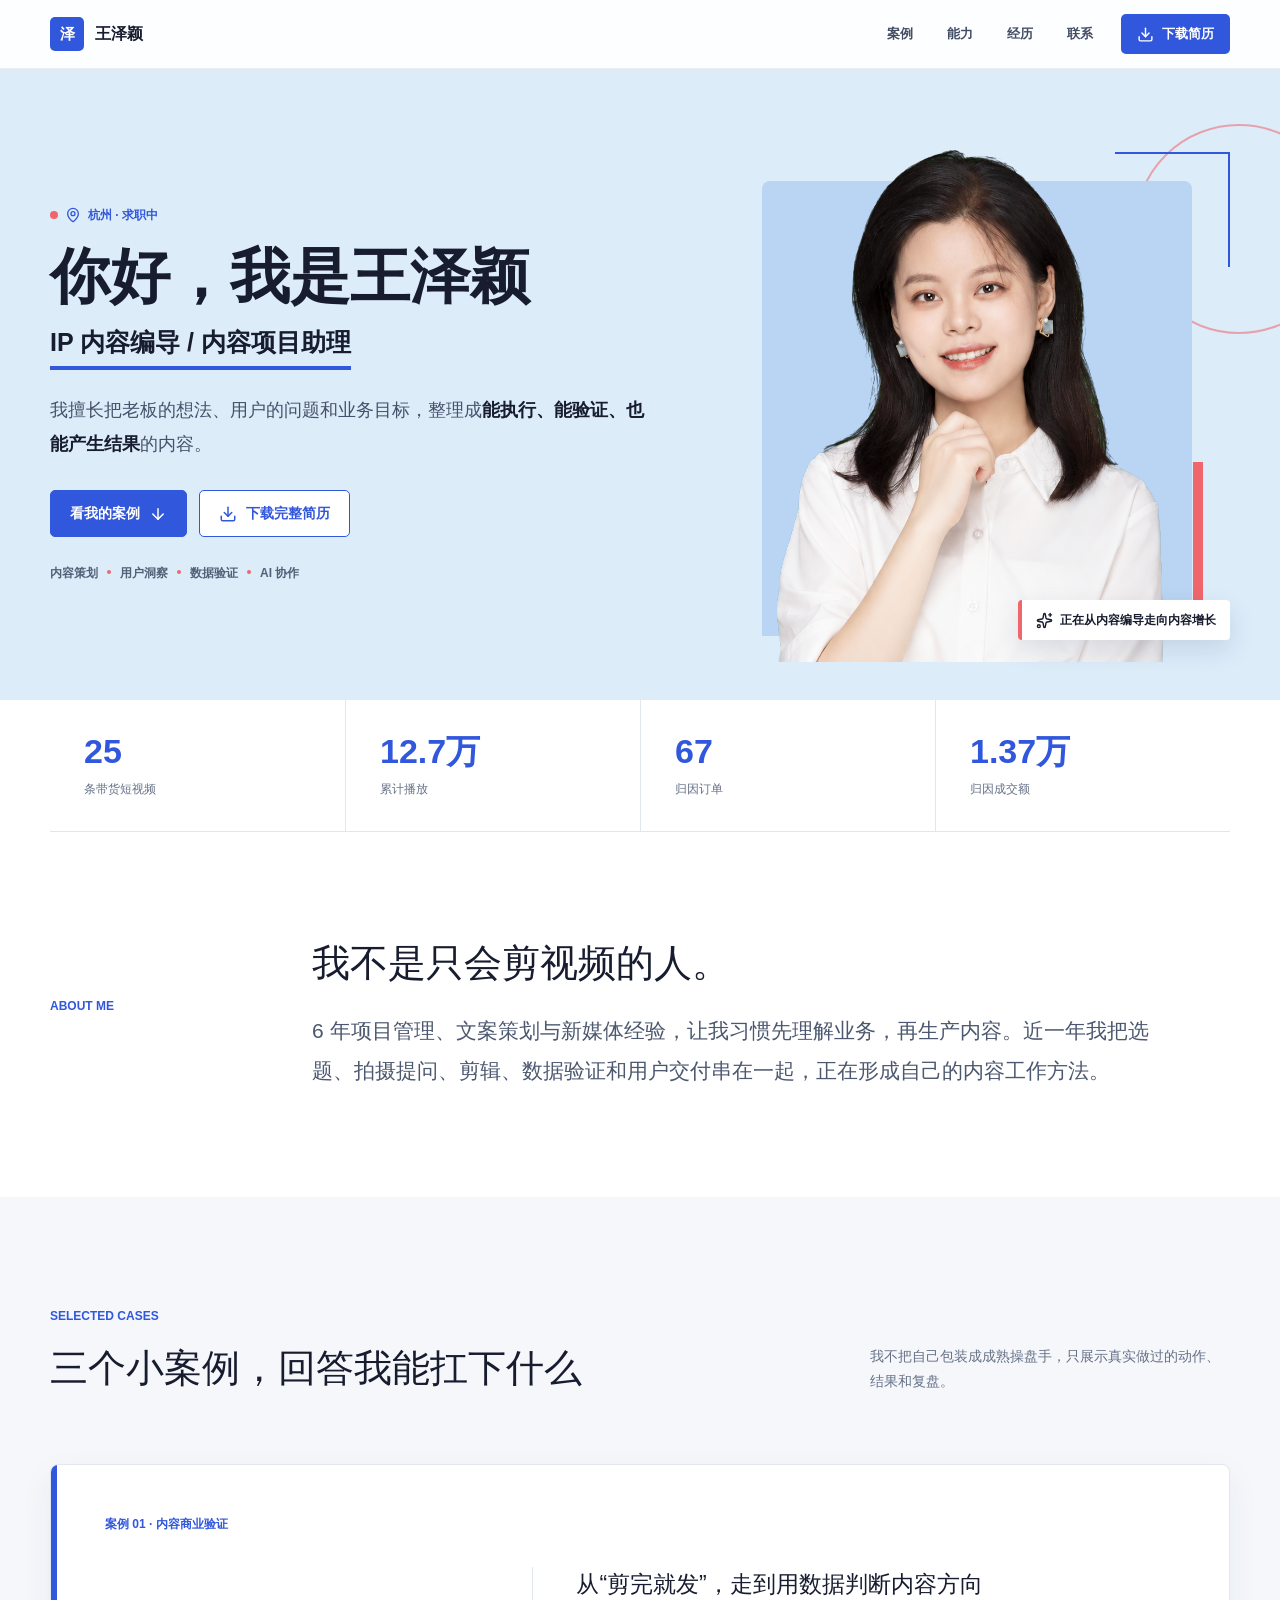
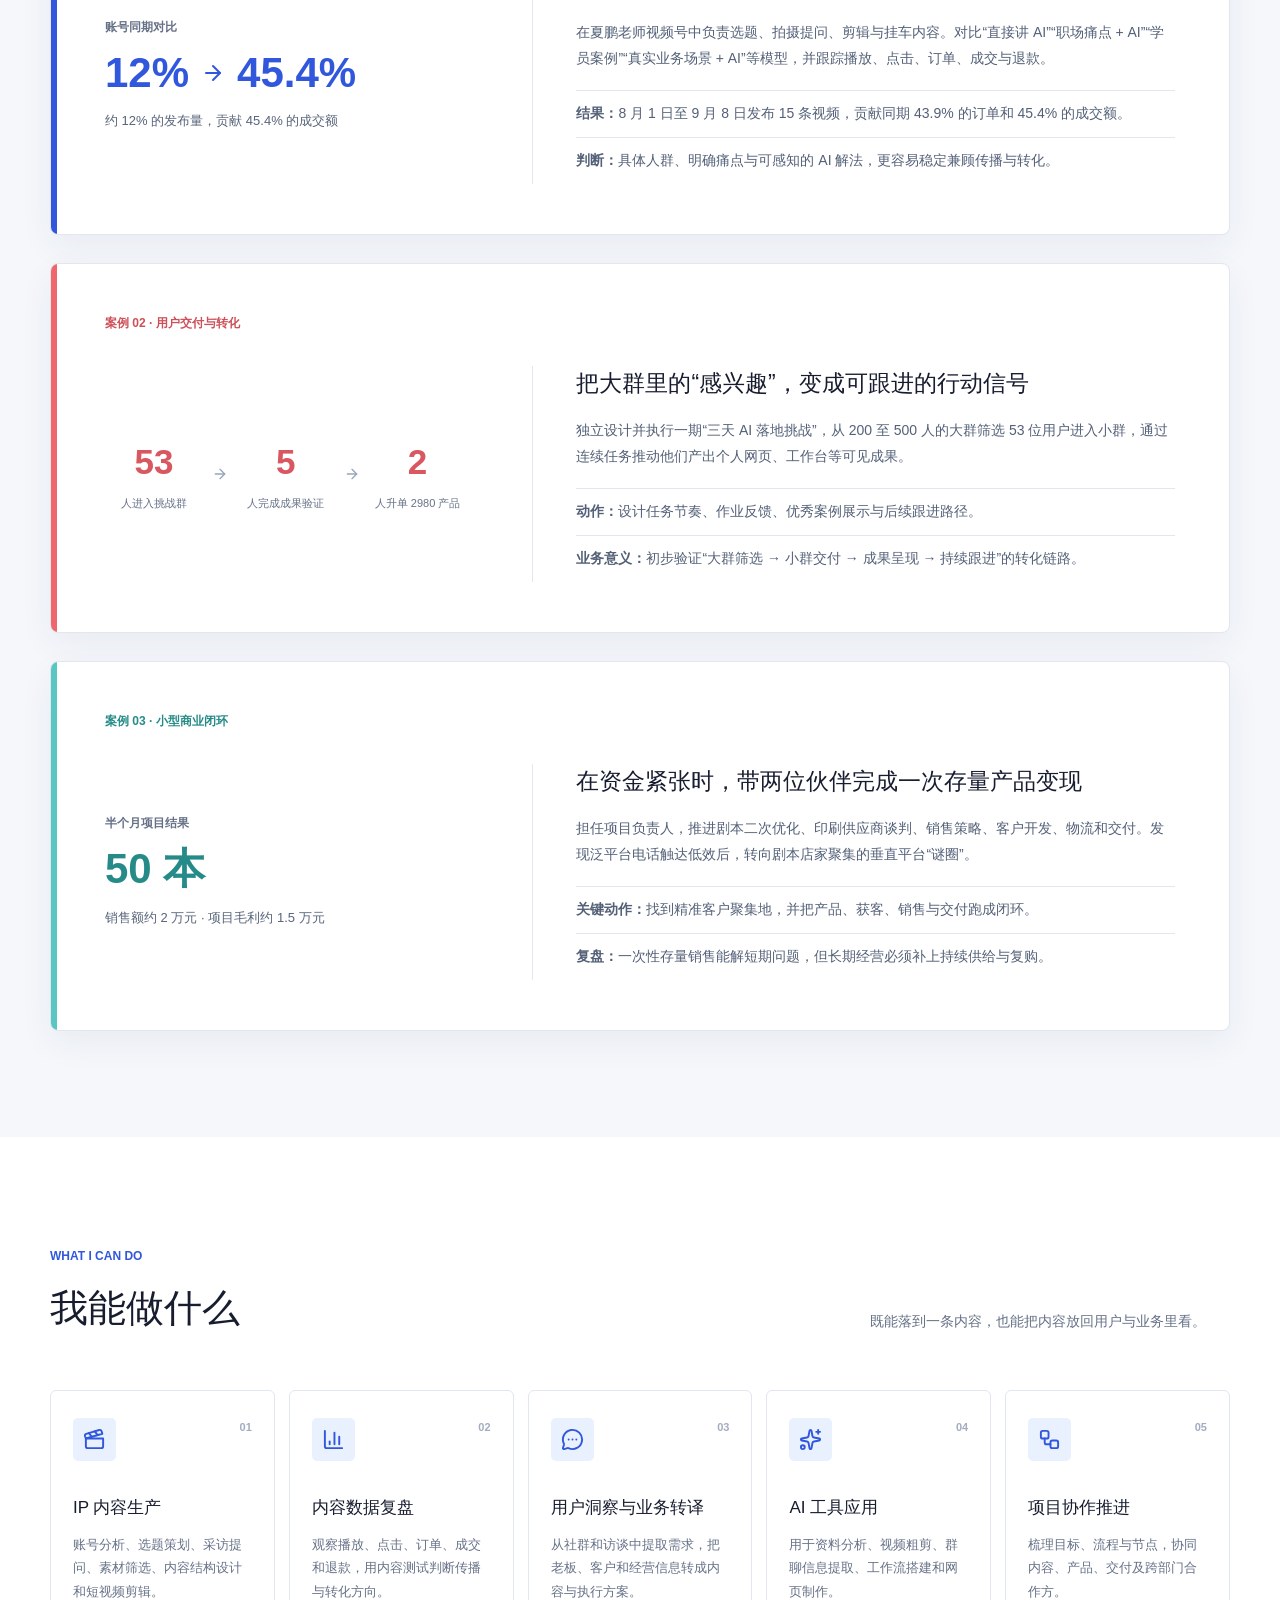
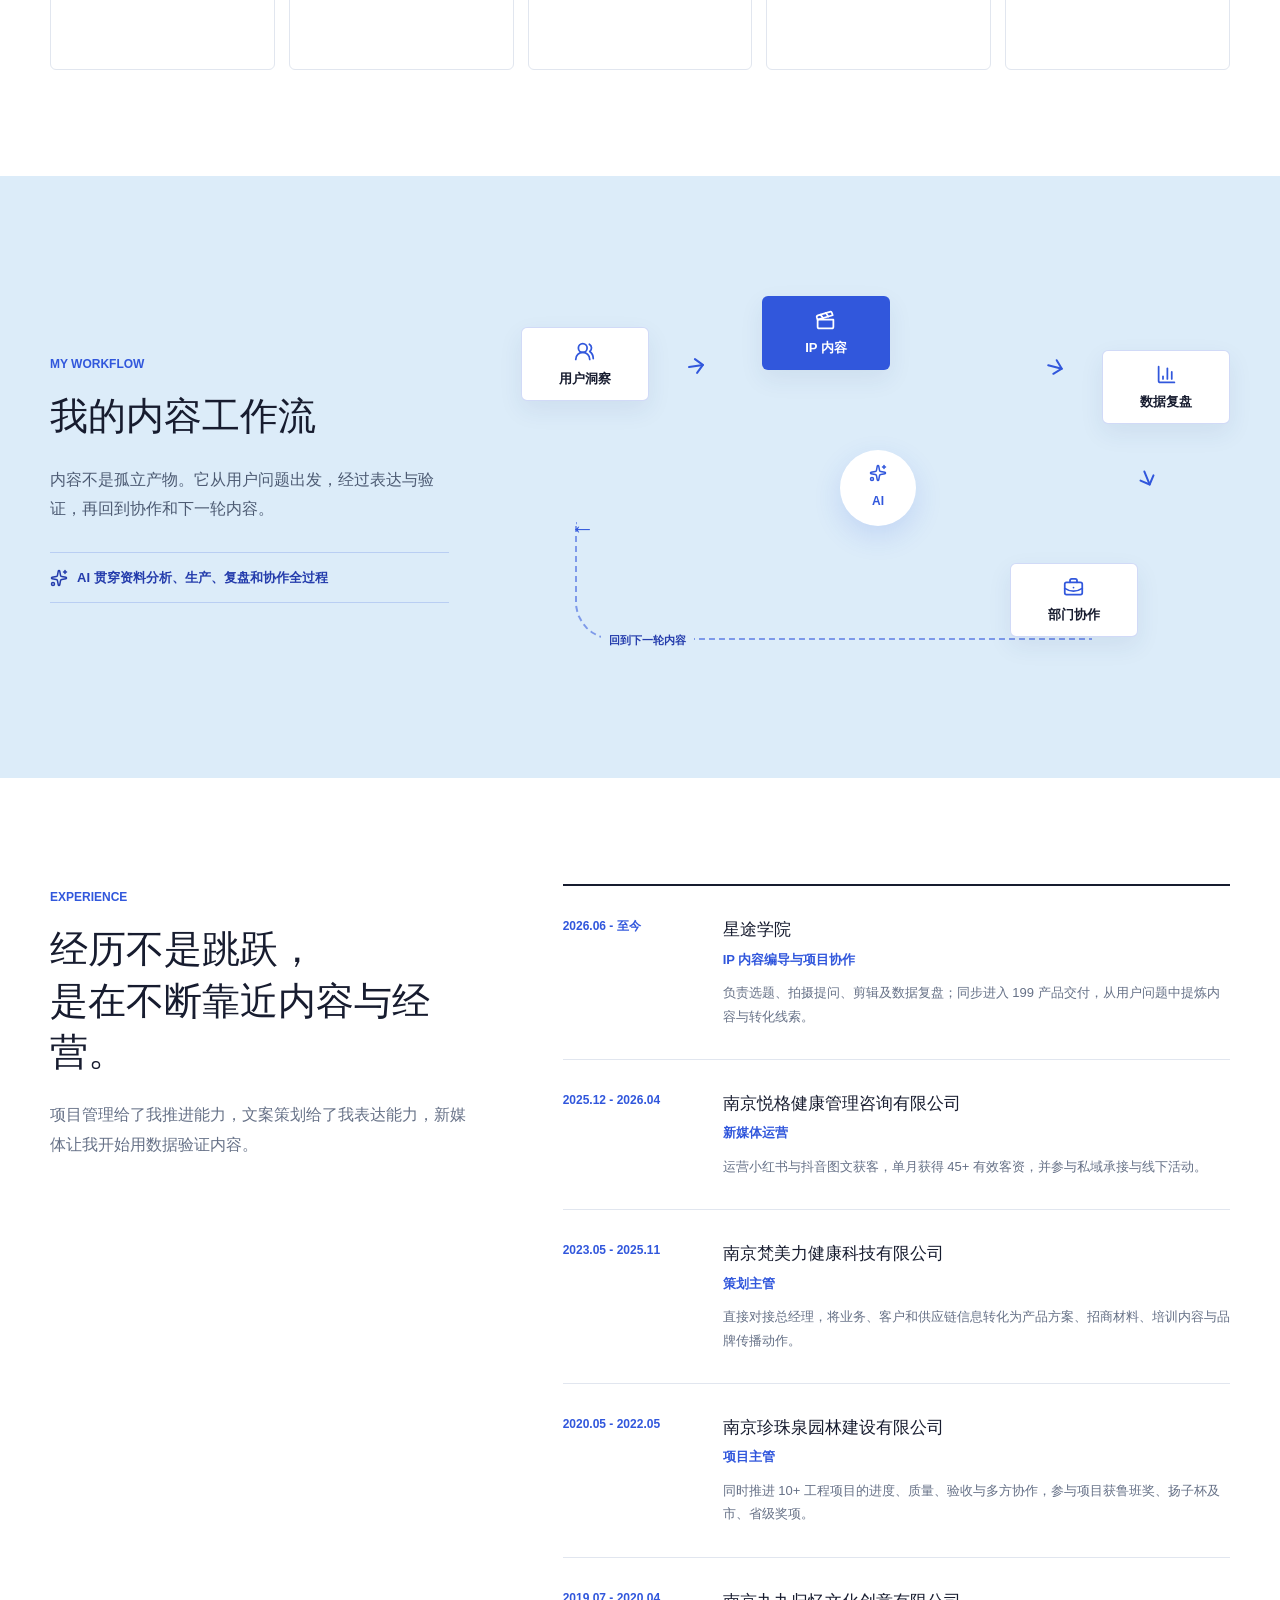
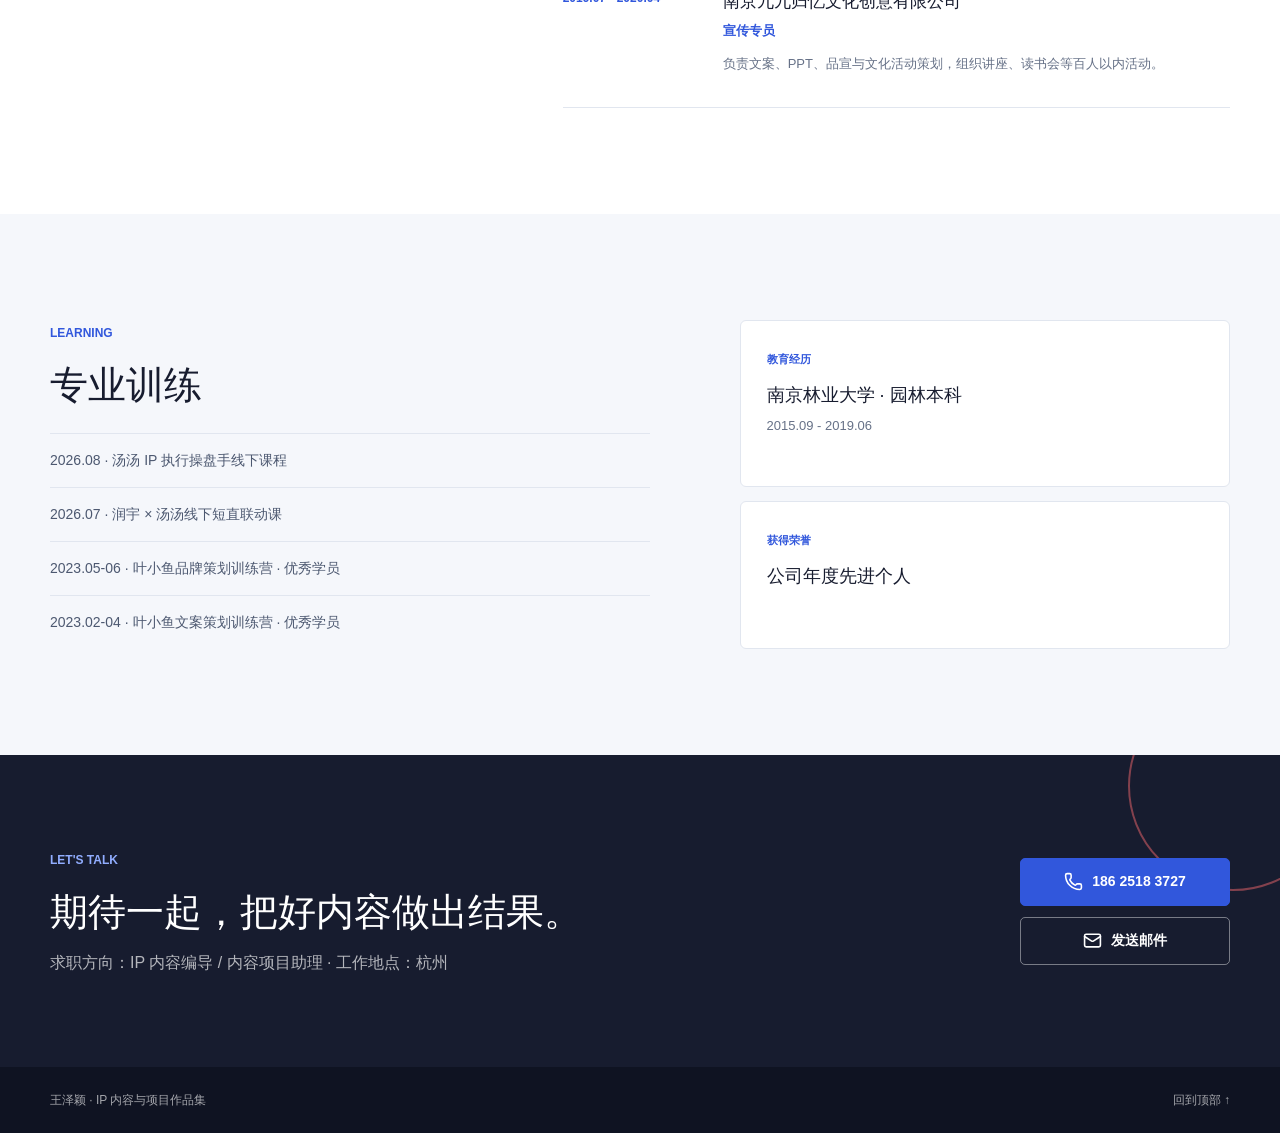
<file: index.html>
<!DOCTYPE html><html lang="zh-CN"><head><meta charSet="utf-8"/><meta name="viewport" content="width=device-width, initial-scale=1"/><link rel="preload" href="./wang-zeying.png" as="image"/><link rel="stylesheet" href="./assets/index-CF7PKYBv.css"/><title>王泽颖｜IP 内容与项目作品集</title><meta name="description" content="王泽颖的个人作品集：IP 内容生产、用户洞察、数据复盘、AI 协作与项目推进。"/><link rel="shortcut icon" href="./favicon.svg"/><link rel="icon" href="./favicon.svg"/>
</head><body><header class="site-header"><nav class="shell nav" aria-label="主导航"><a class="brand" href="#top" aria-label="返回首页"><span class="brand-mark">泽</span><span>王泽颖</span></a><div class="nav-links"><a href="#cases">案例</a><a href="#abilities">能力</a><a href="#experience">经历</a><a href="#contact">联系</a></div><a class="nav-download" href="./王泽颖_个人简历.docx" download=""><svg xmlns="http://www.w3.org/2000/svg" width="17" height="17" viewBox="0 0 24 24" fill="none" stroke="currentColor" stroke-width="2" stroke-linecap="round" stroke-linejoin="round" class="lucide lucide-download" aria-hidden="true"><path d="M12 15V3"></path><path d="M21 15v4a2 2 0 0 1-2 2H5a2 2 0 0 1-2-2v-4"></path><path d="m7 10 5 5 5-5"></path></svg><span>下载简历</span></a></nav></header><main><section class="hero" id="top"><span class="doodle doodle-loop" aria-hidden="true"></span><span class="doodle doodle-sun" aria-hidden="true"></span><div class="shell hero-inner"><div class="hero-copy"><p class="eyebrow"><svg xmlns="http://www.w3.org/2000/svg" width="16" height="16" viewBox="0 0 24 24" fill="none" stroke="currentColor" stroke-width="2" stroke-linecap="round" stroke-linejoin="round" class="lucide lucide-map-pin" aria-hidden="true"><path d="M20 10c0 4.993-5.539 10.193-7.399 11.799a1 1 0 0 1-1.202 0C9.539 20.193 4 14.993 4 10a8 8 0 0 1 16 0"></path><circle cx="12" cy="10" r="3"></circle></svg> 杭州 · 求职中</p><h1><span>你好，我是王泽颖</span><small>IP 内容编导 / 内容项目助理</small></h1><p class="hero-lead">我擅长把老板的想法、用户的问题和业务目标，整理成<strong>能执行、能验证、也能产生结果</strong>的内容。</p><div class="hero-actions"><a class="button primary" href="#cases">看我的案例 <svg xmlns="http://www.w3.org/2000/svg" width="18" height="18" viewBox="0 0 24 24" fill="none" stroke="currentColor" stroke-width="2" stroke-linecap="round" stroke-linejoin="round" class="lucide lucide-arrow-down" aria-hidden="true"><path d="M12 5v14"></path><path d="m19 12-7 7-7-7"></path></svg></a><a class="button secondary" href="./王泽颖_个人简历.docx" download=""><svg xmlns="http://www.w3.org/2000/svg" width="18" height="18" viewBox="0 0 24 24" fill="none" stroke="currentColor" stroke-width="2" stroke-linecap="round" stroke-linejoin="round" class="lucide lucide-download" aria-hidden="true"><path d="M12 15V3"></path><path d="M21 15v4a2 2 0 0 1-2 2H5a2 2 0 0 1-2-2v-4"></path><path d="m7 10 5 5 5-5"></path></svg> 下载完整简历</a></div><div class="hero-tags" aria-label="能力关键词"><span>内容策划</span><span>用户洞察</span><span>数据验证</span><span>AI 协作</span></div></div><div class="portrait-scene" aria-label="王泽颖个人形象照"><span class="portrait-sketch portrait-sketch-one" aria-hidden="true"></span><span class="portrait-sketch portrait-sketch-two" aria-hidden="true"></span><img class="portrait" src="./wang-zeying.png" alt="王泽颖个人形象照" width="624" height="810"/><p class="portrait-note"><svg xmlns="http://www.w3.org/2000/svg" width="17" height="17" viewBox="0 0 24 24" fill="none" stroke="currentColor" stroke-width="2" stroke-linecap="round" stroke-linejoin="round" class="lucide lucide-sparkles lucide-stars" aria-hidden="true"><path d="M11.017 2.814a1 1 0 0 1 1.966 0l1.051 5.558a2 2 0 0 0 1.594 1.594l5.558 1.051a1 1 0 0 1 0 1.966l-5.558 1.051a2 2 0 0 0-1.594 1.594l-1.051 5.558a1 1 0 0 1-1.966 0l-1.051-5.558a2 2 0 0 0-1.594-1.594l-5.558-1.051a1 1 0 0 1 0-1.966l5.558-1.051a2 2 0 0 0 1.594-1.594z"></path><path d="M20 2v4"></path><path d="M22 4h-4"></path><circle cx="4" cy="20" r="2"></circle></svg>正在从内容编导走向内容增长</p></div></div></section><section class="metrics" aria-label="近期项目数据"><div class="shell metrics-grid"><div><strong>25</strong><span>条带货短视频</span></div><div><strong>12.7万</strong><span>累计播放</span></div><div><strong>67</strong><span>归因订单</span></div><div><strong>1.37万</strong><span>归因成交额</span></div></div></section><section class="section intro-section"><div class="shell intro-grid"><div class="section-kicker">ABOUT ME</div><div><h2>我不是只会剪视频的人。</h2><p class="large-copy">6 年项目管理、文案策划与新媒体经验，让我习惯先理解业务，再生产内容。近一年我把选题、拍摄提问、剪辑、数据验证和用户交付串在一起，正在形成自己的内容工作方法。</p></div></div></section><section class="section cases-section" id="cases"><div class="shell"><div class="section-heading"><div><p class="section-kicker">SELECTED CASES</p><h2>三个小案例，回答我能扛下什么</h2></div><p>我不把自己包装成成熟操盘手，只展示真实做过的动作、结果和复盘。</p></div><article class="case case-yellow"><div class="case-label">案例 01 · 内容商业验证</div><div class="case-grid"><div class="case-lead"><p>账号同期对比</p><strong>12% <svg xmlns="http://www.w3.org/2000/svg" width="24" height="24" viewBox="0 0 24 24" fill="none" stroke="currentColor" stroke-width="2" stroke-linecap="round" stroke-linejoin="round" class="lucide lucide-arrow-right" aria-hidden="true"><path d="M5 12h14"></path><path d="m12 5 7 7-7 7"></path></svg> 45.4%</strong><span>约 12% 的发布量，贡献 45.4% 的成交额</span></div><div class="case-story"><h3>从“剪完就发”，走到用数据判断内容方向</h3><p>在夏鹏老师视频号中负责选题、拍摄提问、剪辑与挂车内容。对比“直接讲 AI”“职场痛点 + AI”“学员案例”“真实业务场景 + AI”等模型，并跟踪播放、点击、订单、成交与退款。</p><ul><li><b>结果：</b>8 月 1 日至 9 月 8 日发布 15 条视频，贡献同期 43.9% 的订单和 45.4% 的成交额。</li><li><b>判断：</b>具体人群、明确痛点与可感知的 AI 解法，更容易稳定兼顾传播与转化。</li></ul></div></div></article><article class="case case-coral"><div class="case-label">案例 02 · 用户交付与转化</div><div class="case-grid"><div class="case-lead funnel"><div><strong>53</strong><span>人进入挑战群</span></div><svg xmlns="http://www.w3.org/2000/svg" width="24" height="24" viewBox="0 0 24 24" fill="none" stroke="currentColor" stroke-width="2" stroke-linecap="round" stroke-linejoin="round" class="lucide lucide-arrow-down" aria-hidden="true"><path d="M12 5v14"></path><path d="m19 12-7 7-7-7"></path></svg><div><strong>5</strong><span>人完成成果验证</span></div><svg xmlns="http://www.w3.org/2000/svg" width="24" height="24" viewBox="0 0 24 24" fill="none" stroke="currentColor" stroke-width="2" stroke-linecap="round" stroke-linejoin="round" class="lucide lucide-arrow-down" aria-hidden="true"><path d="M12 5v14"></path><path d="m19 12-7 7-7-7"></path></svg><div><strong>2</strong><span>人升单 2980 产品</span></div></div><div class="case-story"><h3>把大群里的“感兴趣”，变成可跟进的行动信号</h3><p>独立设计并执行一期“三天 AI 落地挑战”，从 200 至 500 人的大群筛选 53 位用户进入小群，通过连续任务推动他们产出个人网页、工作台等可见成果。</p><ul><li><b>动作：</b>设计任务节奏、作业反馈、优秀案例展示与后续跟进路径。</li><li><b>业务意义：</b>初步验证“大群筛选 → 小群交付 → 成果呈现 → 持续跟进”的转化链路。</li></ul></div></div></article><article class="case case-mint"><div class="case-label">案例 03 · 小型商业闭环</div><div class="case-grid"><div class="case-lead"><p>半个月项目结果</p><strong>50 本</strong><span>销售额约 2 万元 · 项目毛利约 1.5 万元</span></div><div class="case-story"><h3>在资金紧张时，带两位伙伴完成一次存量产品变现</h3><p>担任项目负责人，推进剧本二次优化、印刷供应商谈判、销售策略、客户开发、物流和交付。发现泛平台电话触达低效后，转向剧本店家聚集的垂直平台“谜圈”。</p><ul><li><b>关键动作：</b>找到精准客户聚集地，并把产品、获客、销售与交付跑成闭环。</li><li><b>复盘：</b>一次性存量销售能解短期问题，但长期经营必须补上持续供给与复购。</li></ul></div></div></article></div></section><section class="section abilities-section" id="abilities"><div class="shell"><div class="section-heading compact"><div><p class="section-kicker">WHAT I CAN DO</p><h2>我能做什么</h2></div><p>既能落到一条内容，也能把内容放回用户与业务里看。</p></div><div class="capability-grid"><article class="capability"><div class="capability-icon"><svg xmlns="http://www.w3.org/2000/svg" width="23" height="23" viewBox="0 0 24 24" fill="none" stroke="currentColor" stroke-width="2" stroke-linecap="round" stroke-linejoin="round" class="lucide lucide-clapperboard" aria-hidden="true"><path d="m12.296 3.464 3.02 3.956"></path><path d="M20.2 6 3 11l-.9-2.4c-.3-1.1.3-2.2 1.3-2.5l13.5-4c1.1-.3 2.2.3 2.5 1.3z"></path><path d="M3 11h18v8a2 2 0 0 1-2 2H5a2 2 0 0 1-2-2z"></path><path d="m6.18 5.276 3.1 3.899"></path></svg></div><span>01</span><h3>IP 内容生产</h3><p>账号分析、选题策划、采访提问、素材筛选、内容结构设计和短视频剪辑。</p></article><article class="capability"><div class="capability-icon"><svg xmlns="http://www.w3.org/2000/svg" width="23" height="23" viewBox="0 0 24 24" fill="none" stroke="currentColor" stroke-width="2" stroke-linecap="round" stroke-linejoin="round" class="lucide lucide-chart-column lucide-bar-chart-3" aria-hidden="true"><path d="M3 3v16a2 2 0 0 0 2 2h16"></path><path d="M18 17V9"></path><path d="M13 17V5"></path><path d="M8 17v-3"></path></svg></div><span>02</span><h3>内容数据复盘</h3><p>观察播放、点击、订单、成交和退款，用内容测试判断传播与转化方向。</p></article><article class="capability"><div class="capability-icon"><svg xmlns="http://www.w3.org/2000/svg" width="23" height="23" viewBox="0 0 24 24" fill="none" stroke="currentColor" stroke-width="2" stroke-linecap="round" stroke-linejoin="round" class="lucide lucide-message-circle-more" aria-hidden="true"><path d="M2.992 16.342a2 2 0 0 1 .094 1.167l-1.065 3.29a1 1 0 0 0 1.236 1.168l3.413-.998a2 2 0 0 1 1.099.092 10 10 0 1 0-4.777-4.719"></path><path d="M8 12h.01"></path><path d="M12 12h.01"></path><path d="M16 12h.01"></path></svg></div><span>03</span><h3>用户洞察与业务转译</h3><p>从社群和访谈中提取需求，把老板、客户和经营信息转成内容与执行方案。</p></article><article class="capability"><div class="capability-icon"><svg xmlns="http://www.w3.org/2000/svg" width="23" height="23" viewBox="0 0 24 24" fill="none" stroke="currentColor" stroke-width="2" stroke-linecap="round" stroke-linejoin="round" class="lucide lucide-sparkles lucide-stars" aria-hidden="true"><path d="M11.017 2.814a1 1 0 0 1 1.966 0l1.051 5.558a2 2 0 0 0 1.594 1.594l5.558 1.051a1 1 0 0 1 0 1.966l-5.558 1.051a2 2 0 0 0-1.594 1.594l-1.051 5.558a1 1 0 0 1-1.966 0l-1.051-5.558a2 2 0 0 0-1.594-1.594l-5.558-1.051a1 1 0 0 1 0-1.966l5.558-1.051a2 2 0 0 0 1.594-1.594z"></path><path d="M20 2v4"></path><path d="M22 4h-4"></path><circle cx="4" cy="20" r="2"></circle></svg></div><span>04</span><h3>AI 工具应用</h3><p>用于资料分析、视频粗剪、群聊信息提取、工作流搭建和网页制作。</p></article><article class="capability"><div class="capability-icon"><svg xmlns="http://www.w3.org/2000/svg" width="23" height="23" viewBox="0 0 24 24" fill="none" stroke="currentColor" stroke-width="2" stroke-linecap="round" stroke-linejoin="round" class="lucide lucide-workflow" aria-hidden="true"><rect width="8" height="8" x="3" y="3" rx="2"></rect><path d="M7 11v4a2 2 0 0 0 2 2h4"></path><rect width="8" height="8" x="13" y="13" rx="2"></rect></svg></div><span>05</span><h3>项目协作推进</h3><p>梳理目标、流程与节点，协同内容、产品、交付及跨部门合作方。</p></article></div></div></section><section class="section method-section"><div class="shell method-grid"><div class="method-copy"><p class="section-kicker">MY WORKFLOW</p><h2>我的内容工作流</h2><p>内容不是孤立产物。它从用户问题出发，经过表达与验证，再回到协作和下一轮内容。</p><div class="ai-note"><svg xmlns="http://www.w3.org/2000/svg" width="18" height="18" viewBox="0 0 24 24" fill="none" stroke="currentColor" stroke-width="2" stroke-linecap="round" stroke-linejoin="round" class="lucide lucide-sparkles lucide-stars" aria-hidden="true"><path d="M11.017 2.814a1 1 0 0 1 1.966 0l1.051 5.558a2 2 0 0 0 1.594 1.594l5.558 1.051a1 1 0 0 1 0 1.966l-5.558 1.051a2 2 0 0 0-1.594 1.594l-1.051 5.558a1 1 0 0 1-1.966 0l-1.051-5.558a2 2 0 0 0-1.594-1.594l-5.558-1.051a1 1 0 0 1 0-1.966l5.558-1.051a2 2 0 0 0 1.594-1.594z"></path><path d="M20 2v4"></path><path d="M22 4h-4"></path><circle cx="4" cy="20" r="2"></circle></svg> AI 贯穿资料分析、生产、复盘和协作全过程</div></div><div class="workflow-diagram" aria-label="用户洞察到内容迭代的闭环工作流"><div class="flow-node node-one"><svg xmlns="http://www.w3.org/2000/svg" width="21" height="21" viewBox="0 0 24 24" fill="none" stroke="currentColor" stroke-width="2" stroke-linecap="round" stroke-linejoin="round" class="lucide lucide-users-round lucide-users-2" aria-hidden="true"><path d="M18 21a8 8 0 0 0-16 0"></path><circle cx="10" cy="8" r="5"></circle><path d="M22 20c0-3.37-2-6.5-4-8a5 5 0 0 0-.45-8.3"></path></svg><span>用户洞察</span></div><svg xmlns="http://www.w3.org/2000/svg" width="24" height="24" viewBox="0 0 24 24" fill="none" stroke="currentColor" stroke-width="2" stroke-linecap="round" stroke-linejoin="round" class="lucide lucide-arrow-right flow-arrow arrow-one" aria-hidden="true"><path d="M5 12h14"></path><path d="m12 5 7 7-7 7"></path></svg><div class="flow-node node-two"><svg xmlns="http://www.w3.org/2000/svg" width="21" height="21" viewBox="0 0 24 24" fill="none" stroke="currentColor" stroke-width="2" stroke-linecap="round" stroke-linejoin="round" class="lucide lucide-clapperboard" aria-hidden="true"><path d="m12.296 3.464 3.02 3.956"></path><path d="M20.2 6 3 11l-.9-2.4c-.3-1.1.3-2.2 1.3-2.5l13.5-4c1.1-.3 2.2.3 2.5 1.3z"></path><path d="M3 11h18v8a2 2 0 0 1-2 2H5a2 2 0 0 1-2-2z"></path><path d="m6.18 5.276 3.1 3.899"></path></svg><span>IP 内容</span></div><svg xmlns="http://www.w3.org/2000/svg" width="24" height="24" viewBox="0 0 24 24" fill="none" stroke="currentColor" stroke-width="2" stroke-linecap="round" stroke-linejoin="round" class="lucide lucide-arrow-right flow-arrow arrow-two" aria-hidden="true"><path d="M5 12h14"></path><path d="m12 5 7 7-7 7"></path></svg><div class="flow-node node-three"><svg xmlns="http://www.w3.org/2000/svg" width="21" height="21" viewBox="0 0 24 24" fill="none" stroke="currentColor" stroke-width="2" stroke-linecap="round" stroke-linejoin="round" class="lucide lucide-chart-column lucide-bar-chart-3" aria-hidden="true"><path d="M3 3v16a2 2 0 0 0 2 2h16"></path><path d="M18 17V9"></path><path d="M13 17V5"></path><path d="M8 17v-3"></path></svg><span>数据复盘</span></div><svg xmlns="http://www.w3.org/2000/svg" width="24" height="24" viewBox="0 0 24 24" fill="none" stroke="currentColor" stroke-width="2" stroke-linecap="round" stroke-linejoin="round" class="lucide lucide-arrow-right flow-arrow arrow-three" aria-hidden="true"><path d="M5 12h14"></path><path d="m12 5 7 7-7 7"></path></svg><div class="flow-node node-four"><svg xmlns="http://www.w3.org/2000/svg" width="21" height="21" viewBox="0 0 24 24" fill="none" stroke="currentColor" stroke-width="2" stroke-linecap="round" stroke-linejoin="round" class="lucide lucide-briefcase-business" aria-hidden="true"><path d="M12 12h.01"></path><path d="M16 6V4a2 2 0 0 0-2-2h-4a2 2 0 0 0-2 2v2"></path><path d="M22 13a18.15 18.15 0 0 1-20 0"></path><rect width="20" height="14" x="2" y="6" rx="2"></rect></svg><span>部门协作</span></div><div class="loop-line" aria-hidden="true"><span>回到下一轮内容</span></div><div class="ai-core"><svg xmlns="http://www.w3.org/2000/svg" width="18" height="18" viewBox="0 0 24 24" fill="none" stroke="currentColor" stroke-width="2" stroke-linecap="round" stroke-linejoin="round" class="lucide lucide-sparkles lucide-stars" aria-hidden="true"><path d="M11.017 2.814a1 1 0 0 1 1.966 0l1.051 5.558a2 2 0 0 0 1.594 1.594l5.558 1.051a1 1 0 0 1 0 1.966l-5.558 1.051a2 2 0 0 0-1.594 1.594l-1.051 5.558a1 1 0 0 1-1.966 0l-1.051-5.558a2 2 0 0 0-1.594-1.594l-5.558-1.051a1 1 0 0 1 0-1.966l5.558-1.051a2 2 0 0 0 1.594-1.594z"></path><path d="M20 2v4"></path><path d="M22 4h-4"></path><circle cx="4" cy="20" r="2"></circle></svg><span>AI</span></div></div></div></section><section class="section experience-section" id="experience"><div class="shell experience-layout"><div class="experience-title"><p class="section-kicker">EXPERIENCE</p><h2>经历不是跳跃，<br/>是在不断靠近内容与经营。</h2><p>项目管理给了我推进能力，文案策划给了我表达能力，新媒体让我开始用数据验证内容。</p></div><div class="timeline"><article class="timeline-item"><time>2026.06 - 至今</time><div><h3>星途学院</h3><p class="timeline-role">IP 内容编导与项目协作</p><p>负责选题、拍摄提问、剪辑及数据复盘；同步进入 199 产品交付，从用户问题中提炼内容与转化线索。</p></div></article><article class="timeline-item"><time>2025.12 - 2026.04</time><div><h3>南京悦格健康管理咨询有限公司</h3><p class="timeline-role">新媒体运营</p><p>运营小红书与抖音图文获客，单月获得 45+ 有效客资，并参与私域承接与线下活动。</p></div></article><article class="timeline-item"><time>2023.05 - 2025.11</time><div><h3>南京梵美力健康科技有限公司</h3><p class="timeline-role">策划主管</p><p>直接对接总经理，将业务、客户和供应链信息转化为产品方案、招商材料、培训内容与品牌传播动作。</p></div></article><article class="timeline-item"><time>2020.05 - 2022.05</time><div><h3>南京珍珠泉园林建设有限公司</h3><p class="timeline-role">项目主管</p><p>同时推进 10+ 工程项目的进度、质量、验收与多方协作，参与项目获鲁班奖、扬子杯及市、省级奖项。</p></div></article><article class="timeline-item"><time>2019.07 - 2020.04</time><div><h3>南京九九归忆文化创意有限公司</h3><p class="timeline-role">宣传专员</p><p>负责文案、PPT、品宣与文化活动策划，组织讲座、读书会等百人以内活动。</p></div></article></div></div></section><section class="section learning-section"><div class="shell learning-grid"><div><p class="section-kicker">LEARNING</p><h2>专业训练</h2><ul class="training-list"><li>2026.08 · 汤汤 IP 执行操盘手线下课程</li><li>2026.07 · 润宇 × 汤汤线下短直联动课</li><li>2023.05-06 · 叶小鱼品牌策划训练营 · 优秀学员</li><li>2023.02-04 · 叶小鱼文案策划训练营 · 优秀学员</li></ul></div><div class="learning-side"><div><span>教育经历</span><h3>南京林业大学 · 园林本科</h3><p>2015.09 - 2019.06</p></div><div><span>获得荣誉</span><h3>公司年度先进个人</h3></div></div></div></section><section class="contact-section" id="contact"><span class="contact-doodle" aria-hidden="true"></span><div class="shell contact-inner"><div><p class="section-kicker">LET&#x27;S TALK</p><h2>期待一起，把好内容做出结果。</h2><p>求职方向：IP 内容编导 / 内容项目助理 · 工作地点：杭州</p></div><div class="contact-actions"><a href="tel:18625183727"><svg xmlns="http://www.w3.org/2000/svg" width="19" height="19" viewBox="0 0 24 24" fill="none" stroke="currentColor" stroke-width="2" stroke-linecap="round" stroke-linejoin="round" class="lucide lucide-phone" aria-hidden="true"><path d="M13.832 16.568a1 1 0 0 0 1.213-.303l.355-.465A2 2 0 0 1 17 15h3a2 2 0 0 1 2 2v3a2 2 0 0 1-2 2A18 18 0 0 1 2 4a2 2 0 0 1 2-2h3a2 2 0 0 1 2 2v3a2 2 0 0 1-.8 1.6l-.468.351a1 1 0 0 0-.292 1.233 14 14 0 0 0 6.392 6.384"></path></svg>186 2518 3727</a><a href="mailto:labixiaoxingyun@163.com"><svg xmlns="http://www.w3.org/2000/svg" width="19" height="19" viewBox="0 0 24 24" fill="none" stroke="currentColor" stroke-width="2" stroke-linecap="round" stroke-linejoin="round" class="lucide lucide-mail" aria-hidden="true"><path d="m22 7-8.991 5.727a2 2 0 0 1-2.009 0L2 7"></path><rect x="2" y="4" width="20" height="16" rx="2"></rect></svg>发送邮件</a></div></div></section></main><footer><div class="shell footer-inner"><span>王泽颖 · IP 内容与项目作品集</span><a href="#top">回到顶部 ↑</a></div></footer></body></html>
</file>
<file: assets/index-CF7PKYBv.css>
/*! tailwindcss v4.2.1 | MIT License | https://tailwindcss.com */
@layer theme{:root,:host{--font-sans:ui-sans-serif, system-ui, sans-serif, "Apple Color Emoji", "Segoe UI Emoji", "Segoe UI Symbol", "Noto Color Emoji";--font-mono:ui-monospace, SFMono-Regular, Menlo, Monaco, Consolas, "Liberation Mono", "Courier New", monospace;--spacing:.25rem;--default-font-family:var(--font-sans);--default-mono-font-family:var(--font-mono)}}@layer base{*,:after,:before,::backdrop{box-sizing:border-box;border:0 solid;margin:0;padding:0}::file-selector-button{box-sizing:border-box;border:0 solid;margin:0;padding:0}html,:host{-webkit-text-size-adjust:100%;tab-size:4;line-height:1.5;font-family:var(--default-font-family,ui-sans-serif, system-ui, sans-serif, "Apple Color Emoji", "Segoe UI Emoji", "Segoe UI Symbol", "Noto Color Emoji");font-feature-settings:var(--default-font-feature-settings,normal);font-variation-settings:var(--default-font-variation-settings,normal);-webkit-tap-highlight-color:transparent}hr{height:0;color:inherit;border-top-width:1px}abbr:where([title]){-webkit-text-decoration:underline dotted;text-decoration:underline dotted}h1,h2,h3,h4,h5,h6{font-size:inherit;font-weight:inherit}a{color:inherit;-webkit-text-decoration:inherit;-webkit-text-decoration:inherit;-webkit-text-decoration:inherit;-webkit-text-decoration:inherit;text-decoration:inherit}b,strong{font-weight:bolder}code,kbd,samp,pre{font-family:var(--default-mono-font-family,ui-monospace, SFMono-Regular, Menlo, Monaco, Consolas, "Liberation Mono", "Courier New", monospace);font-feature-settings:var(--default-mono-font-feature-settings,normal);font-variation-settings:var(--default-mono-font-variation-settings,normal);font-size:1em}small{font-size:80%}sub,sup{vertical-align:baseline;font-size:75%;line-height:0;position:relative}sub{bottom:-.25em}sup{top:-.5em}table{text-indent:0;border-color:inherit;border-collapse:collapse}:-moz-focusring{outline:auto}progress{vertical-align:baseline}summary{display:list-item}ol,ul,menu{list-style:none}img,svg,video,canvas,audio,iframe,embed,object{vertical-align:middle;display:block}img,video{max-width:100%;height:auto}button,input,select,optgroup,textarea{font:inherit;font-feature-settings:inherit;font-variation-settings:inherit;letter-spacing:inherit;color:inherit;opacity:1;background-color:#0000;border-radius:0}::file-selector-button{font:inherit;font-feature-settings:inherit;font-variation-settings:inherit;letter-spacing:inherit;color:inherit;opacity:1;background-color:#0000;border-radius:0}:where(select:is([multiple],[size])) optgroup{font-weight:bolder}:where(select:is([multiple],[size])) optgroup option{padding-inline-start:20px}::file-selector-button{margin-inline-end:4px}::placeholder{opacity:1}@supports (not ((-webkit-appearance:-apple-pay-button))) or (contain-intrinsic-size:1px){::placeholder{color:currentColor}@supports (color:color-mix(in lab, red, red)){::placeholder{color:color-mix(in oklab, currentcolor 50%, transparent)}}}textarea{resize:vertical}::-webkit-search-decoration{-webkit-appearance:none}::-webkit-date-and-time-value{min-height:1lh;text-align:inherit}::-webkit-datetime-edit{display:inline-flex}::-webkit-datetime-edit-fields-wrapper{padding:0}::-webkit-datetime-edit{padding-block:0}::-webkit-datetime-edit-year-field{padding-block:0}::-webkit-datetime-edit-month-field{padding-block:0}::-webkit-datetime-edit-day-field{padding-block:0}::-webkit-datetime-edit-hour-field{padding-block:0}::-webkit-datetime-edit-minute-field{padding-block:0}::-webkit-datetime-edit-second-field{padding-block:0}::-webkit-datetime-edit-millisecond-field{padding-block:0}::-webkit-datetime-edit-meridiem-field{padding-block:0}::-webkit-calendar-picker-indicator{line-height:1}:-moz-ui-invalid{box-shadow:none}button,input:where([type=button],[type=reset],[type=submit]){appearance:button}::file-selector-button{appearance:button}::-webkit-inner-spin-button{height:auto}::-webkit-outer-spin-button{height:auto}[hidden]:where(:not([hidden=until-found])){display:none!important}}@layer components;@layer utilities{.start{inset-inline-start:var(--spacing)}.table{display:table}}:root{--canvas:#f5f7fb;--paper:#fff;--hero:#dcecf9;--hero-deep:#b9d5f3;--ink:#171c2f;--muted:#667187;--line:#e1e6ef;--blue:#3157dc;--blue-dark:#243cac;--blue-soft:#e9f1ff;--cyan:#58c7c4;--coral:#ef666d;--yellow:#f2b824;--white:#fff}*{box-sizing:border-box}html{scroll-behavior:smooth}body{background:var(--canvas);color:var(--ink);letter-spacing:0;margin:0;font-family:Microsoft YaHei,PingFang SC,Noto Sans CJK SC,Arial,sans-serif;overflow-x:hidden}a{color:inherit;text-decoration:none}h1,h2,h3,p{margin-top:0}.shell{width:min(1180px,100% - 56px);margin:0 auto}.site-header{z-index:50;-webkit-backdrop-filter:blur(14px);backdrop-filter:blur(14px);background:#fffffff0;border-bottom:1px solid #171c2f14;position:fixed;inset:0 0 auto}.nav{justify-content:space-between;align-items:center;gap:28px;height:68px;display:flex}.brand{align-items:center;gap:11px;font-size:16px;font-weight:800;display:inline-flex}.brand-mark{background:var(--blue);width:34px;height:34px;color:var(--white);border-radius:5px;place-items:center;font-size:15px;display:grid}.nav-links{color:#424d65;align-items:center;gap:34px;margin-left:auto;font-size:13px;font-weight:700;display:flex}.nav-links a,.footer-inner a{transition:color .16s}.nav-links a:hover,.footer-inner a:hover{color:var(--blue)}.nav-download{background:var(--blue);min-height:40px;color:var(--white);border-radius:5px;justify-content:center;align-items:center;gap:8px;padding:0 16px;font-size:13px;font-weight:800;transition:background .16s;display:inline-flex}.nav-download:hover{background:var(--blue-dark)}.hero{background:var(--hero);align-items:flex-end;min-height:695px;padding-top:68px;display:flex;position:relative;overflow:hidden}.hero:before{content:"";border:2px solid #ef666d8c;border-radius:50%;width:210px;height:210px;position:absolute;top:124px;right:-64px}.hero:after{content:"";background:var(--coral);width:10px;height:150px;position:absolute;bottom:88px;right:6%}.hero-inner{z-index:2;grid-template-columns:minmax(0,1.05fr) minmax(390px,.95fr);align-items:center;gap:34px;min-height:627px;padding:54px 0 38px;display:grid;position:relative}.hero-copy{z-index:4;max-width:670px;position:relative}.eyebrow,.section-kicker{color:var(--blue);align-items:center;gap:7px;margin:0 0 18px;font-size:12px;font-weight:900;display:inline-flex}.eyebrow:before{content:"";background:var(--coral);border-radius:50%;width:8px;height:8px}h1{margin-bottom:24px}h1>span{font-size:60px;font-weight:900;line-height:1.15;display:block}h1>small{border-bottom:4px solid var(--blue);width:max-content;max-width:100%;margin-top:15px;padding-bottom:8px;font-size:25px;font-weight:800;line-height:1.3;display:block}.hero-lead{color:#46516a;max-width:620px;margin-bottom:29px;font-size:18px;line-height:1.85}.hero-lead strong{color:var(--ink)}.hero-actions{flex-wrap:wrap;gap:12px;display:flex}.button{border:1px solid var(--blue);border-radius:5px;justify-content:center;align-items:center;gap:9px;min-height:47px;padding:0 19px;font-size:14px;font-weight:800;transition:background .16s,color .16s,transform .16s;display:inline-flex}.button:hover{transform:translateY(-2px)}.button.primary{background:var(--blue);color:var(--white)}.button.primary:hover{background:var(--blue-dark)}.button.secondary{background:var(--white);color:var(--blue)}.hero-tags{flex-wrap:wrap;gap:8px 22px;margin-top:27px;display:flex}.hero-tags span{color:#526078;font-size:12px;font-weight:800;position:relative}.hero-tags span:not(:first-child):before{content:"";background:var(--coral);border-radius:50%;width:4px;height:4px;position:absolute;top:6px;left:-13px}.portrait-scene{align-self:end;min-height:540px;position:relative}.portrait-scene:before{content:"";background:var(--hero-deep);border-radius:8px 8px 0 0;width:min(430px,88%);height:455px;position:absolute;bottom:26px;right:38px}.portrait-scene:after{content:"";border-top:2px solid var(--blue);border-right:2px solid var(--blue);width:115px;height:115px;position:absolute;top:30px;right:0}.portrait{z-index:2;object-fit:contain;object-position:bottom center;width:auto;height:540px;position:absolute;bottom:0;right:43px}.portrait-note{z-index:4;border-left:4px solid var(--coral);background:var(--white);border-radius:4px;align-items:center;gap:7px;margin:0;padding:11px 14px;font-size:12px;font-weight:800;display:inline-flex;position:absolute;bottom:22px;right:0;box-shadow:0 10px 26px #1c2b521f}.portrait-sketch,.doodle{display:none}.metrics{z-index:5;background:var(--paper);position:relative}.metrics-grid{grid-template-columns:repeat(4,1fr);display:grid}.metrics-grid>div{border-bottom:1px solid var(--line);flex-direction:column;justify-content:center;min-height:132px;padding:25px 34px;display:flex}.metrics-grid>div+div{border-left:1px solid var(--line)}.metrics strong{color:var(--blue);font-size:34px;line-height:1.1}.metrics span{color:var(--muted);margin-top:10px;font-size:12px}.section{padding:106px 0}.intro-section{background:var(--paper)}.intro-grid{grid-template-columns:210px 1fr;gap:52px;display:grid}.intro-grid h2,.section-heading h2,.method-copy h2,.experience-title h2,.learning-grid h2,.contact-inner h2{margin-bottom:22px;font-size:38px;line-height:1.35}.large-copy{color:#4c586f;max-width:840px;margin-bottom:0;font-size:21px;line-height:1.9}.cases-section{background:var(--canvas)}.section-heading{grid-template-columns:minmax(0,1fr) 360px;align-items:end;gap:48px;margin-bottom:48px;display:grid}.section-heading>p:last-child{color:var(--muted);margin-bottom:22px;font-size:14px;line-height:1.8}.case{border:1px solid var(--line);background:var(--paper);border-radius:8px;padding:50px 54px;position:relative;overflow:hidden;box-shadow:0 12px 34px #202e530f}.case:before{content:"";background:var(--blue);width:6px;position:absolute;inset:0 auto 0 0}.case-coral:before{background:var(--coral)}.case-mint:before{background:var(--cyan)}.case+.case{margin-top:28px}.case-label{width:max-content;color:var(--blue);margin-bottom:34px;font-size:12px;font-weight:900}.case-coral .case-label{color:#ce4f58}.case-mint .case-label{color:#268b88}.case-grid{grid-template-columns:minmax(260px,.72fr) minmax(0,1.28fr);gap:66px;display:grid}.case-lead{align-self:center}.case-lead>p{color:var(--muted);margin-bottom:13px;font-size:12px;font-weight:700}.case-lead>strong{color:var(--blue);align-items:center;gap:12px;margin-bottom:13px;font-size:42px;line-height:1.15;display:flex}.case-coral .case-lead>strong,.case-coral .funnel strong{color:#d95760}.case-mint .case-lead>strong{color:#268b88}.case-lead>span{color:#58647a;max-width:290px;font-size:13px;line-height:1.75;display:block}.case-story{border-left:1px solid var(--line);padding-left:43px}.case-story h3{margin-bottom:17px;font-size:23px;line-height:1.55}.case-story p,.case-story li{color:#536077;font-size:14px;line-height:1.85}.case-story ul{margin:18px 0 0;padding:0;list-style:none}.case-story li{border-top:1px solid var(--line);padding:10px 0}.funnel{grid-template-columns:1fr auto 1fr auto 1fr;align-items:center;gap:9px;display:grid}.funnel>div{text-align:center}.funnel strong,.funnel span{display:block}.funnel strong{color:var(--blue);font-size:35px}.funnel span{color:var(--muted);margin-top:6px;font-size:11px;line-height:1.5}.funnel>svg{color:#9aa5b8;width:16px;transform:rotate(-90deg)}.abilities-section{background:var(--paper)}.section-heading.compact{margin-bottom:34px}.capability-grid{grid-template-columns:repeat(5,1fr);gap:14px;display:grid}.capability{border:1px solid var(--line);background:var(--paper);border-radius:6px;min-height:280px;padding:27px 22px;transition:border .16s,transform .16s,box-shadow .16s;position:relative}.capability:hover{border-color:#adc2ff;transform:translateY(-3px);box-shadow:0 12px 28px #3157dc17}.capability-icon{background:var(--blue-soft);width:43px;height:43px;color:var(--blue);border-radius:5px;place-items:center;margin-bottom:35px;display:grid}.capability>span{color:#a3acc0;font-size:11px;font-weight:900;position:absolute;top:28px;right:22px}.capability h3{margin-bottom:12px;font-size:17px;line-height:1.45}.capability p{color:var(--muted);margin-bottom:0;font-size:13px;line-height:1.8}.method-section{background:var(--hero);overflow:hidden}.method-grid{grid-template-columns:.72fr 1.28fr;align-items:center;gap:72px;display:grid}.method-copy>p:not(.section-kicker){color:#4d5b73;line-height:1.85}.ai-note{color:var(--blue-dark);border-top:1px solid #3157dc33;border-bottom:1px solid #3157dc33;align-items:center;gap:9px;margin-top:28px;padding:15px 0;font-size:13px;font-weight:800;display:flex}.workflow-diagram{height:390px;position:relative}.flow-node{z-index:3;background:var(--paper);width:128px;min-height:74px;color:var(--ink);border:1px solid #3157dc38;border-radius:6px;flex-direction:column;justify-content:center;align-items:center;gap:7px;font-size:13px;font-weight:800;display:flex;position:absolute;box-shadow:0 9px 24px #2b417714}.flow-node svg{color:var(--blue)}.node-one{top:45px;left:0}.node-two{background:var(--blue);color:var(--white);top:14px;left:34%}.node-two svg{color:var(--white)}.node-three{top:68px;right:0}.node-four{bottom:35px;right:13%}.flow-arrow{z-index:2;color:var(--blue);position:absolute}.arrow-one{top:72px;left:23%;transform:rotate(-9deg)}.arrow-two{top:73px;right:23%;transform:rotate(14deg)}.arrow-three{top:47%;right:10%;transform:rotate(68deg)}.loop-line{border-top:0;border-bottom:2px dashed #3157dc8c;border-left:2px dashed #3157dc8c;border-right:0;border-radius:0 0 0 38px;height:118px;position:absolute;bottom:32px;left:54px;right:138px}.loop-line:before{content:"←";color:var(--blue);font-size:25px;font-weight:900;position:absolute;top:-12px;left:-7px}.loop-line span{background:var(--hero);color:var(--blue-dark);padding:0 8px;font-size:11px;font-weight:800;position:absolute;bottom:-10px;left:24px}.ai-core{z-index:4;background:var(--white);width:76px;height:76px;color:var(--blue);border-radius:50%;place-items:center;display:grid;position:absolute;top:43%;left:45%;box-shadow:0 10px 28px #3157dc26}.ai-core span{margin-top:-20px;font-size:12px;font-weight:900}.experience-section{background:var(--paper)}.experience-layout{grid-template-columns:.78fr 1.22fr;gap:86px;display:grid}.experience-title{align-self:start;position:sticky;top:112px}.experience-title>p:last-child{color:var(--muted);line-height:1.85}.timeline{border-top:2px solid var(--ink)}.timeline-item{border-bottom:1px solid var(--line);grid-template-columns:132px 1fr;gap:28px;padding:31px 0;display:grid}.timeline-item time{color:var(--blue);font-size:12px;font-weight:800}.timeline-item h3{margin-bottom:5px;font-size:17px}.timeline-item p{color:var(--muted);margin-bottom:0;font-size:13px;line-height:1.8}.timeline-item .timeline-role{color:var(--blue);margin-bottom:10px;font-weight:800}.learning-section{background:var(--canvas)}.learning-grid{grid-template-columns:1.1fr .9fr;gap:90px;display:grid}.training-list{margin:0;padding:0;list-style:none}.training-list li{border-top:1px solid var(--line);color:#4c5870;padding:16px 0;font-size:14px}.learning-side{gap:14px;display:grid}.learning-side>div{border:1px solid var(--line);background:var(--paper);border-radius:6px;padding:25px 26px}.learning-side span{color:var(--blue);font-size:11px;font-weight:900}.learning-side h3{margin:12px 0 7px;font-size:18px}.learning-side p{color:var(--muted);margin:0;font-size:13px}.contact-section{background:var(--ink);color:var(--white);padding:92px 0;position:relative;overflow:hidden}.contact-section .section-kicker{color:#91adff}.contact-inner{z-index:2;grid-template-columns:1fr auto;align-items:center;gap:50px;display:grid;position:relative}.contact-inner h2{max-width:660px;margin-bottom:13px}.contact-inner p:last-child{color:#ffffffad;margin:0}.contact-actions{gap:11px;display:grid}.contact-actions a{border:1px solid #ffffff6b;border-radius:5px;justify-content:center;align-items:center;gap:9px;min-width:210px;min-height:48px;padding:0 17px;font-size:14px;font-weight:800;display:flex}.contact-actions a:first-child{border-color:var(--blue);background:var(--blue);color:var(--white)}.contact-actions a:hover{border-color:var(--white);background:var(--white);color:var(--ink)}.contact-doodle{border:2px solid #ef666d80;border-radius:50%;width:210px;height:210px;position:absolute;top:-74px;right:-58px}footer{color:#ffffff9e;background:#0f1322;padding:24px 0;font-size:12px}.footer-inner{justify-content:space-between;gap:20px;display:flex}@media (width<=980px){.hero-inner{grid-template-columns:1fr .75fr}h1>span{font-size:49px}h1>small{font-size:22px}.portrait{right:-40px}.portrait-scene:before{right:-24px}.case-grid{gap:38px}.funnel{grid-template-columns:1fr}.funnel>svg{margin:0 auto;transform:none}.capability-grid{grid-template-columns:repeat(3,1fr)}.method-grid,.experience-layout{gap:46px}.workflow-diagram{transform-origin:50%;transform:scale(.92)}}@media (width<=760px){.shell{width:min(100% - 32px,620px)}.nav{height:62px}.nav-links{display:none}.nav-download{padding:0 12px}.hero{min-height:auto;padding-top:62px}.hero:before{width:130px;height:130px;top:auto;bottom:95px;right:-52px}.hero:after{width:6px;height:80px;bottom:47px;right:4%}.hero-inner{grid-template-columns:1fr;gap:8px;min-height:auto;padding:40px 0 24px}.hero-copy{max-width:none}h1>span{font-size:41px}h1>small{width:auto;font-size:20px;display:inline-block}.hero-lead{font-size:16px;line-height:1.8}.button{width:100%}.hero-tags{display:none}.portrait-scene{min-height:286px}.portrait-scene:before{width:90%;height:242px;bottom:8px;right:4%}.portrait-scene:after{width:72px;height:72px;top:10px;right:2%}.portrait{height:305px;bottom:0;left:50%;right:auto;transform:translate(-45%)}.portrait-note{bottom:6px;right:2%}.metrics-grid{grid-template-columns:repeat(2,1fr)}.metrics-grid>div{min-height:96px;padding:18px}.metrics-grid>div:nth-child(3){border-left:0}.metrics strong{font-size:28px}.section{padding:76px 0}.intro-grid,.section-heading,.case-grid,.method-grid,.experience-layout,.learning-grid,.contact-inner{grid-template-columns:1fr}.intro-grid,.section-heading{gap:12px}.intro-grid h2,.section-heading h2,.method-copy h2,.experience-title h2,.learning-grid h2,.contact-inner h2{font-size:30px}.large-copy{font-size:18px;line-height:1.85}.section-heading{align-items:start}.section-heading>p:last-child{margin-bottom:0}.case{padding:35px 25px 34px 29px}.case-grid{gap:28px}.case-lead>strong{font-size:34px}.case-story{border-top:1px solid var(--line);border-left:0;padding:27px 0 0}.case-story h3{font-size:20px}.funnel{grid-template-columns:1fr auto 1fr auto 1fr}.funnel>svg{transform:rotate(-90deg)}.capability-grid{grid-template-columns:1fr 1fr}.capability{min-height:250px}.method-grid{gap:28px}.workflow-diagram{height:400px;margin:0 -28px;transform:scale(.88)}.flow-node{width:112px}.node-two{left:35%}.experience-title{position:static}.timeline-item{grid-template-columns:1fr;gap:10px}.learning-grid{gap:45px}.contact-inner{gap:30px}.contact-actions a{width:100%}}@media (width<=430px){.brand>span:last-child,.nav-download span{display:none}.nav-download{width:42px;padding:0}h1>span{font-size:36px}h1>small{font-size:18px}.portrait-note{font-size:11px}.funnel{grid-template-columns:1fr}.funnel>svg{transform:none}.capability-grid{grid-template-columns:1fr}.capability{min-height:0}.workflow-diagram{height:430px;margin:0;transform:none}.node-one{top:20px;left:0}.node-two{top:20px;left:auto;right:0}.node-three{top:150px;right:0}.node-four{bottom:20px;left:0;right:auto}.arrow-one{top:48px;left:43%}.arrow-two{top:118px;right:18%;transform:rotate(75deg)}.arrow-three{top:57%;right:43%;transform:rotate(130deg)}.loop-line{bottom:10px;left:27px;right:68px}.ai-core{top:43%;left:40%}.footer-inner{flex-direction:column}}@media (prefers-reduced-motion:reduce){html{scroll-behavior:auto}*,:before,:after{transition:none!important}}
</file>
